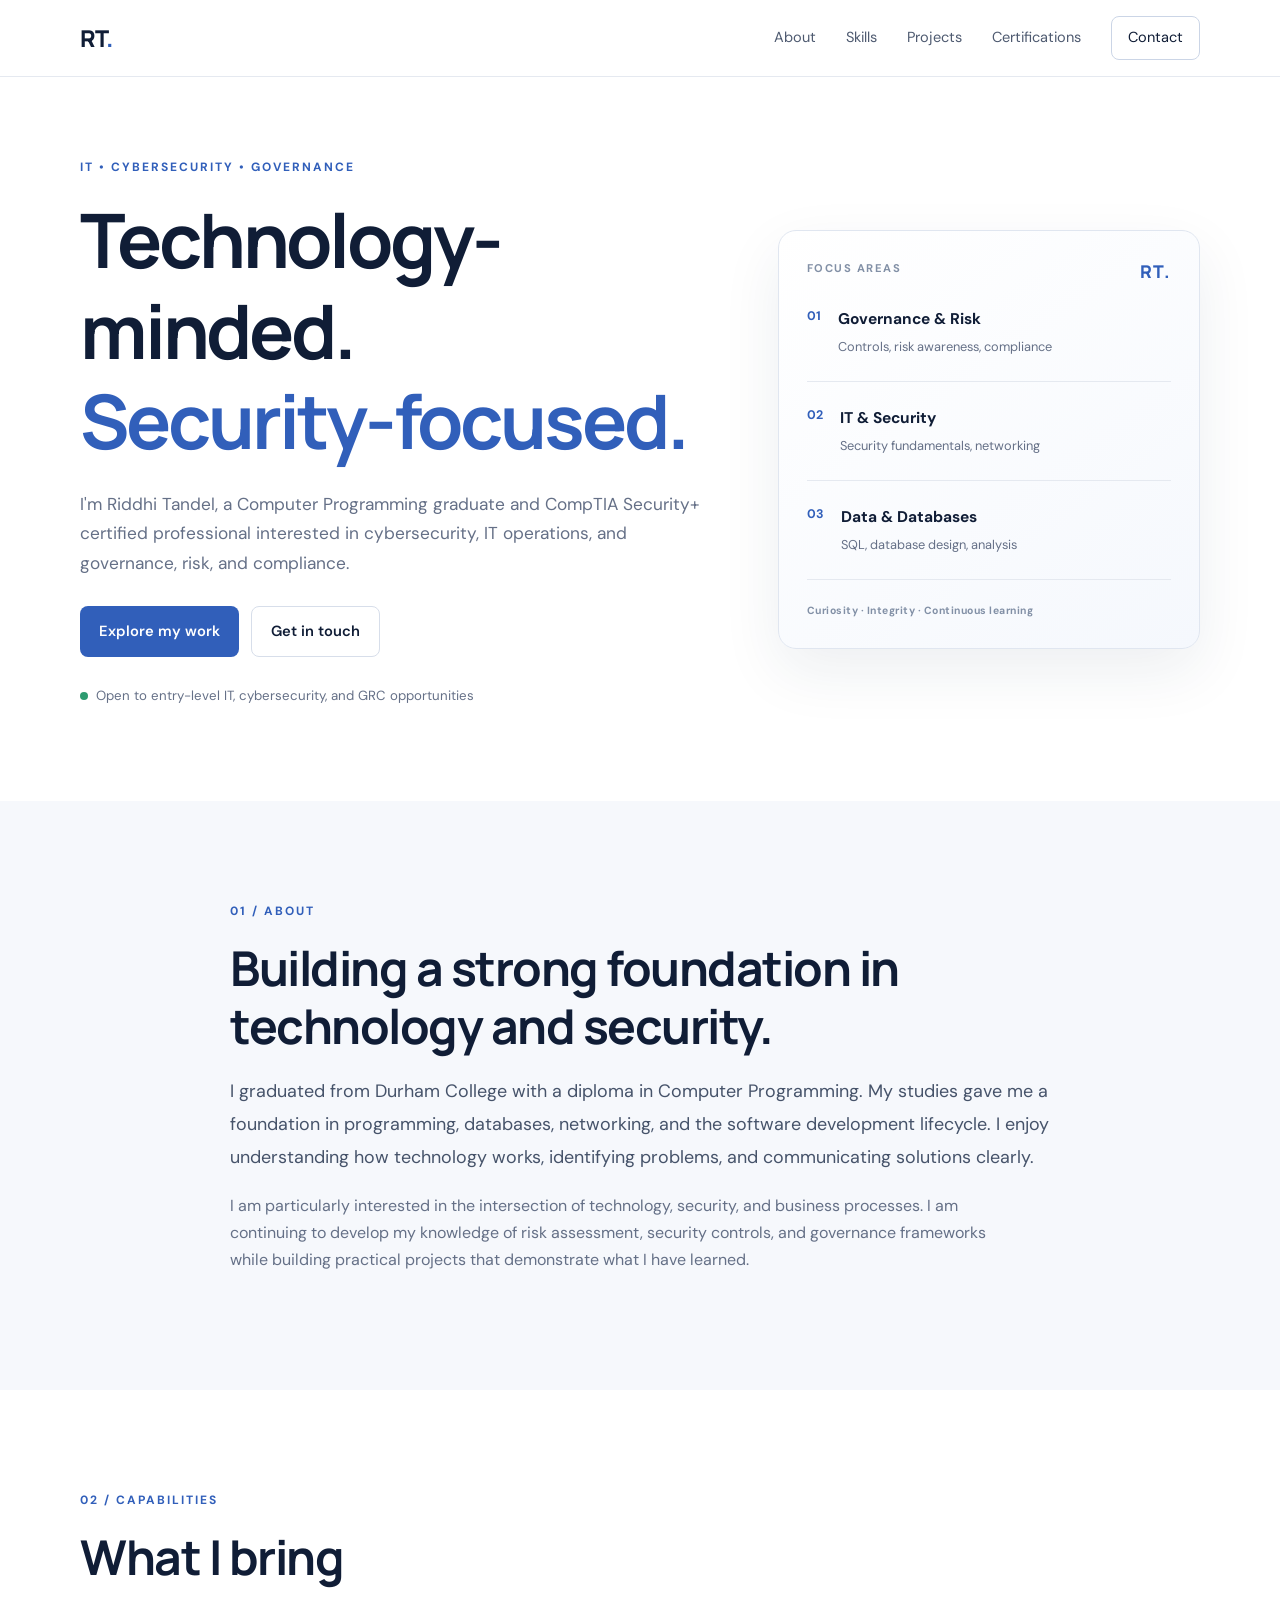
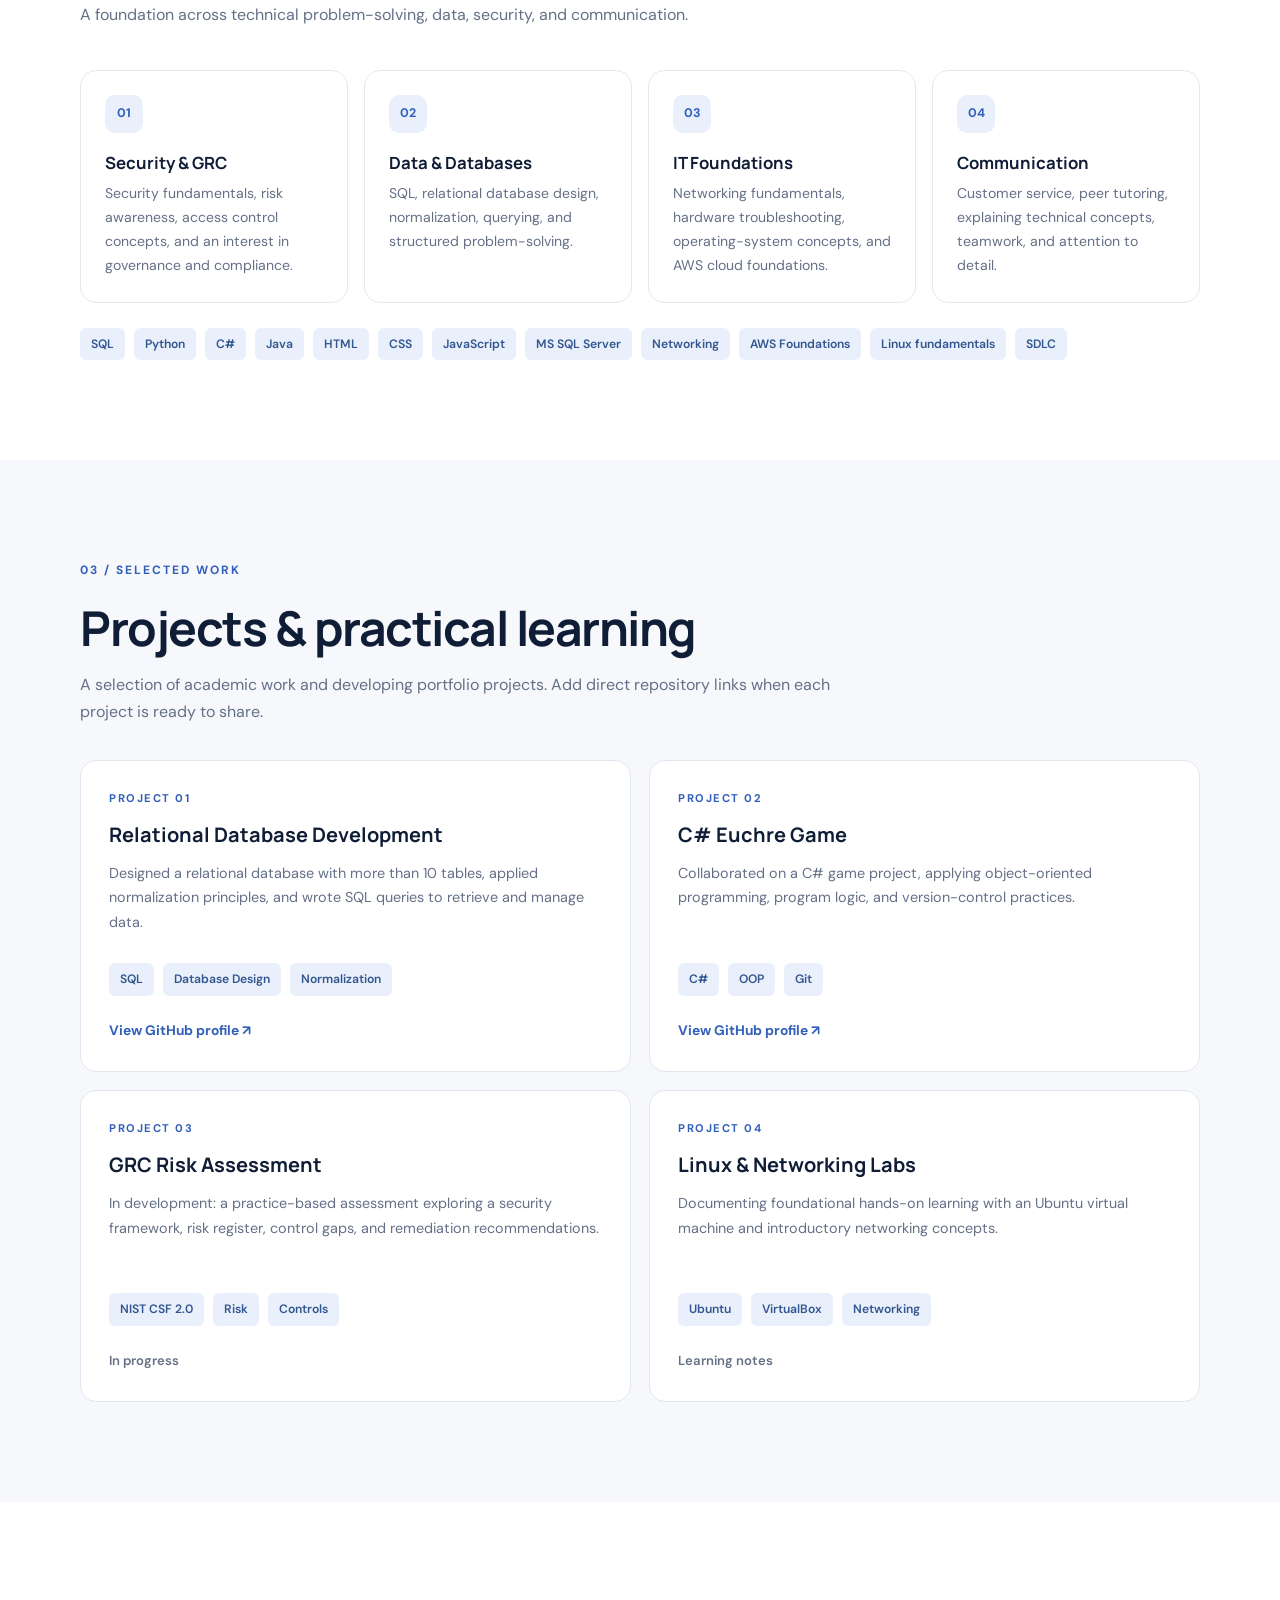
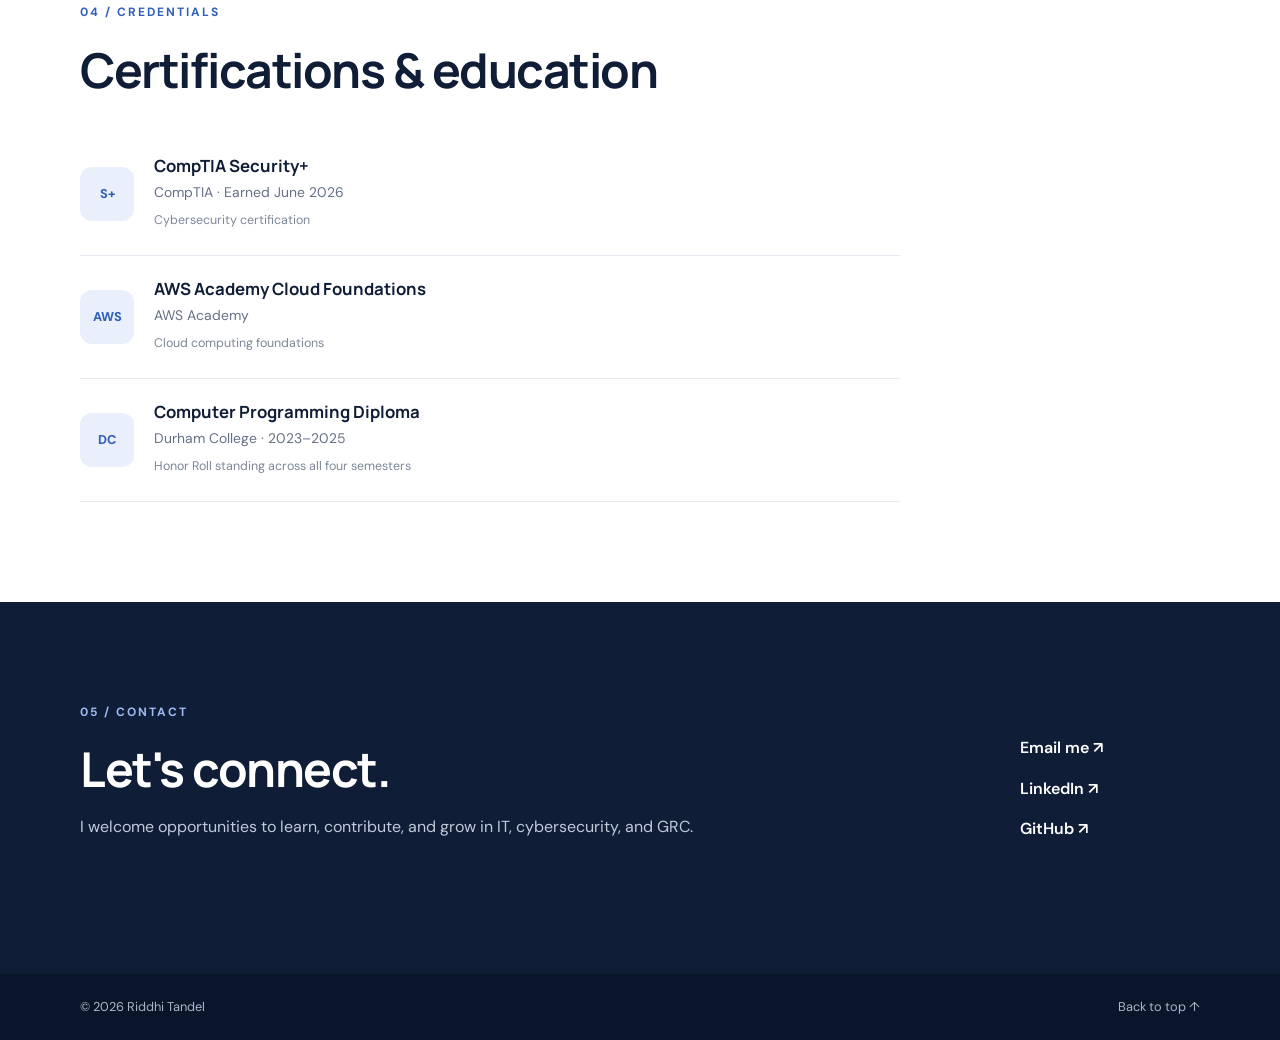
<file: index.html>
<!DOCTYPE html>
<html lang="en">

<head>
  <meta charset="UTF-8">
  <meta name="viewport" content="width=device-width, initial-scale=1.0">
  <meta name="description"
    content="Riddhi Tandel — Computer Programming graduate and CompTIA Security+ certified professional.">
  <title>Riddhi Tandel | IT & Cybersecurity</title>
  <link rel="stylesheet" href="style.css">
  <script src="script.js" defer></script>
</head>

<body>
  <header class="site-header">
    <nav class="nav container" aria-label="Main navigation">
      <a class="logo" href="#home">RT<span>.</span></a>
      <button class="menu-toggle" aria-label="Toggle navigation" aria-expanded="false">☰</button>
      <div class="nav-links">
        <a href="#about">About</a><a href="#skills">Skills</a><a href="#projects">Projects</a>
        <a href="#certifications">Certifications</a><a href="#contact" class="nav-contact">Contact</a>
      </div>
    </nav>
  </header>

  <main>
    <section class="hero container" id="home">
      <div class="hero-content">
        <p class="eyebrow">IT • CYBERSECURITY • GOVERNANCE</p>
        <h1>Technology-minded.<br><span>Security-focused.</span></h1>
        <p class="hero-text">I'm Riddhi Tandel, a Computer Programming graduate and CompTIA Security+ certified
          professional interested in cybersecurity, IT operations, and governance, risk, and compliance.</p>
        <div class="hero-actions">
          <a class="button button-primary" href="#projects">Explore my work</a>
          <a class="button button-secondary" href="#contact">Get in touch</a>
        </div>
        <p class="hero-note"><span class="status-dot"></span>Open to entry-level IT, cybersecurity, and GRC
          opportunities</p>
      </div>
      <aside class="hero-card">
        <div class="card-top"><span>FOCUS AREAS</span><span class="card-mark">RT.</span></div>
        <div class="focus-item"><span>01</span>
          <div><strong>Governance & Risk</strong><small>Controls, risk awareness, compliance</small></div>
        </div>
        <div class="focus-item"><span>02</span>
          <div><strong>IT & Security</strong><small>Security fundamentals, networking</small></div>
        </div>
        <div class="focus-item"><span>03</span>
          <div><strong>Data & Databases</strong><small>SQL, database design, analysis</small></div>
        </div>
        <div class="card-bottom">Curiosity · Integrity · Continuous learning</div>
      </aside>
    </section>
    <!-------------------------------------------------------------------------------------ABOUT ME------------------------------------------->
    <section class="section section-muted" id="about">
      <div class="container narrow">
        <p class="eyebrow">01 / ABOUT</p>
        <h2>Building a strong foundation in technology and security.</h2>
        <p class="section-lead">I graduated from Durham College with a diploma in Computer Programming. My studies gave
          me a foundation in programming, databases, networking, and the software development lifecycle. I enjoy
          understanding how technology works, identifying problems, and communicating solutions clearly.</p>
        <p class="body-copy">I am particularly interested in the intersection of technology, security, and business
          processes. I am continuing to develop my knowledge of risk assessment, security controls, and governance
          frameworks while building practical projects that demonstrate what I have learned.</p>
      </div>
    </section>

    <section class="section container" id="skills">
      <p class="eyebrow">02 / CAPABILITIES</p>
      <h2>What I bring</h2>
      <p class="section-intro">A foundation across technical problem-solving, data, security, and communication.</p>
      <div class="skill-grid">
        <article class="skill-card">
          <div class="skill-icon">01</div>
          <h3>Security & GRC</h3>
          <p>Security fundamentals, risk awareness, access control concepts, and an interest in governance and
            compliance.</p>
        </article>
        <article class="skill-card">
          <div class="skill-icon">02</div>
          <h3>Data & Databases</h3>
          <p>SQL, relational database design, normalization, querying, and structured problem-solving.</p>
        </article>
        <article class="skill-card">
          <div class="skill-icon">03</div>
          <h3>IT Foundations</h3>
          <p>Networking fundamentals, hardware troubleshooting, operating-system concepts, and AWS cloud foundations.
          </p>
        </article>
        <article class="skill-card">
          <div class="skill-icon">04</div>
          <h3>Communication</h3>
          <p>Customer service, peer tutoring, explaining technical concepts, teamwork, and attention to detail.</p>
        </article>
      </div>
      <div class="tag-list">
        <span>SQL</span><span>Python</span><span>C#</span><span>Java</span><span>HTML</span><span>CSS</span>
        <span>JavaScript</span><span>MS SQL Server</span><span>Networking</span><span>AWS Foundations</span>
        <span>Linux fundamentals</span><span>SDLC</span>
      </div>
    </section>
    <!------------------------------------------------------------------------- Projects -------------------------------------------------------- -->
    <section class="section section-muted" id="projects">
      <div class="container">
        <p class="eyebrow">03 / SELECTED WORK</p>
        <h2>Projects & practical learning</h2>
        <p class="section-intro">A selection of academic work and developing portfolio projects. Add direct repository
          links when each project is ready to share.</p>
        <div class="project-grid">
          <article class="project-card">
            <div class="project-number">PROJECT 01</div>
            <h3>Relational Database Development</h3>
            <p>Designed a relational database with more than 10 tables, applied normalization principles, and wrote SQL
              queries to retrieve and manage data.</p>
            <div class="project-tags"><span>SQL</span><span>Database Design</span><span>Normalization</span></div>
            <a class="text-link" href="https://github.com/riddhitandel" target="_blank" rel="noopener">View GitHub
              profile ↗</a>
          </article>
          <article class="project-card">
            <div class="project-number">PROJECT 02</div>
            <h3>C# Euchre Game</h3>
            <p>Collaborated on a C# game project, applying object-oriented programming, program logic, and
              version-control practices.</p>
            <div class="project-tags"><span>C#</span><span>OOP</span><span>Git</span></div>
            <a class="text-link" href="https://github.com/riddhitandel" target="_blank" rel="noopener">View GitHub
              profile ↗</a>
          </article>
          <article class="project-card">
            <div class="project-number">PROJECT 03</div>
            <h3>GRC Risk Assessment</h3>
            <p>In development: a practice-based assessment exploring a security framework, risk register, control gaps,
              and remediation recommendations.</p>
            <div class="project-tags"><span>NIST CSF 2.0</span><span>Risk</span><span>Controls</span></div><span
              class="project-status">In progress</span>
          </article>
          <article class="project-card">
            <div class="project-number">PROJECT 04</div>
            <h3>Linux & Networking Labs</h3>
            <p>Documenting foundational hands-on learning with an Ubuntu virtual machine and introductory networking
              concepts.</p>
            <div class="project-tags"><span>Ubuntu</span><span>VirtualBox</span><span>Networking</span></div><span
              class="project-status">Learning notes</span>
          </article>
        </div>
      </div>
    </section>

    <!--------------------------------------------------------- Certifications and Education ----------------------------------- ---------------------->

    <section class="section container" id="certifications">
      <p class="eyebrow">04 / CREDENTIALS</p>
      <h2>Certifications & education</h2>
      <div class="credentials">
        <article class="credential">
          <div class="credential-mark">S+</div>
          <div>
            <a href="https://www.credly.com/badges/b18cf95c-645a-4835-8e22-401748c8360b/linked_in?t=tgh46e">
            <h3>CompTIA Security+</h3>
            <p>CompTIA · Earned June 2026</p><span>Cybersecurity certification</span>
            </a>
          </div>
        </article>
        <article class="credential">
          <div class="credential-mark">AWS</div>
          <div>
            <a href="https://www.credly.com/badges/5874000d-65c5-4876-b1c3-4cfd7427f37b/linked_in_profile">
            <h3>AWS Academy Cloud Foundations</h3>
            <p>AWS Academy</p><span>Cloud computing foundations</span>
            </a>
          </div>
        </article>
        <article class="credential">
          <div class="credential-mark">DC</div>
          <div>
            <h3>Computer Programming Diploma</h3>
            <p>Durham College · 2023–2025</p><span>Honor Roll standing across all four semesters</span>
          </div>
        </article>
      </div>
    </section>

    <section class="section contact-section" id="contact">
      <div class="container contact-inner">
        <div>
          <p class="eyebrow">05 / CONTACT</p>
          <h2>Let's connect.</h2>
          <p class="section-intro">I welcome opportunities to learn, contribute, and grow in IT, cybersecurity, and GRC.
          </p>
        </div>
        <div class="contact-links">
          <a href="mailto:r.r.tandel1614@gmail.com">Email me ↗</a>
          <a href="https://www.linkedin.com/in/riddhitandel/" target="_blank" rel="noopener">LinkedIn ↗</a>
          <a href="https://github.com/riddhitandel" target="_blank" rel="noopener">GitHub ↗</a>
        </div>
      </div>
    </section>
  </main>

  <footer class="footer">
    <div class="container footer-inner"><span>© <span id="year"></span> Riddhi Tandel</span><a href="#home">Back to top
        ↑</a></div>
  </footer>
</body>

</html>
</file>
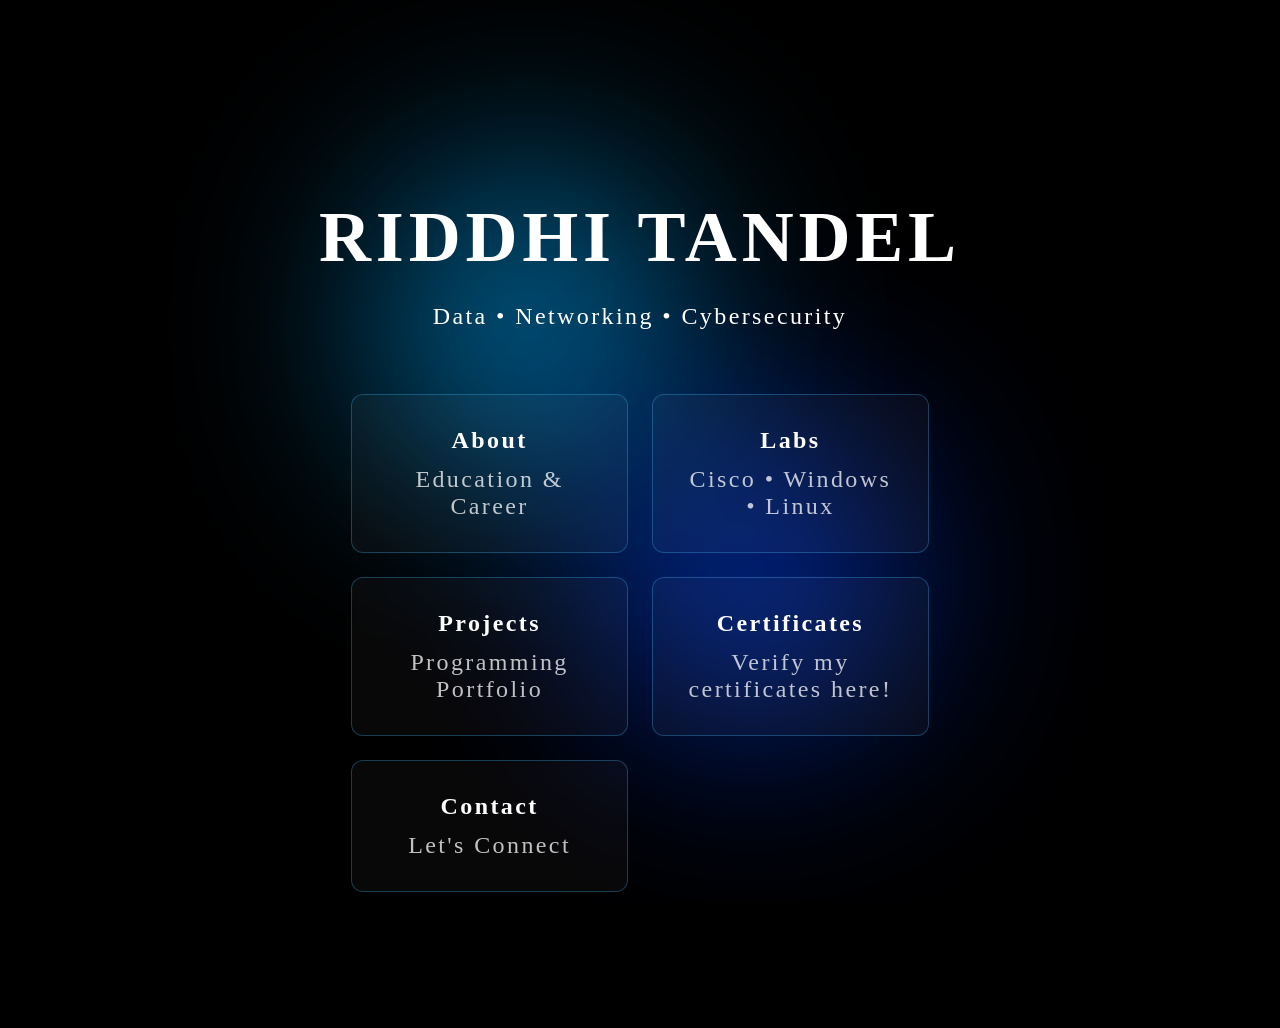
<file: OldDesignPorfolio/index.html>
<!DOCTYPE html>
<html lang="en">

<head>
    <meta charset="UTF-8">
    <meta name="viewport" content="width=device-width, initial-scale=1.0">
    <title>Riddhi Tandel</title>
    <link rel="stylesheet" href="./css/style.css">
</head>

<body>

    <section class="hero">

        <div class="content">

            <h1>RIDDHI TANDEL</h1>

            <p>Data • Networking • Cybersecurity</p>

            <div class="dashboard">

                <a href="about.html" class="card">
                    <h2>About</h2>
                    <p>Education & Career</p>
                </a>

                <a href="labs.html" class="card">
                    <h2>Labs</h2>
                    <p>Cisco • Windows • Linux</p>
                </a>

                <a href="projects.html" class="card">
                    <h2>Projects</h2>
                    <p>Programming Portfolio</p>
                </a>

                <a href="certificates.html" class="card">
                    <h2>Certificates</h2>
                    <p>Verify my certificates here!</p>
                </a>

                <a href="contact.html" class="card">
                    <h2>Contact</h2>
                    <p>Let's Connect</p>
                </a>

            </div>
        </div>
        <div class="background">
            <div class="blob blue"></div>
            <div class="blob dark"></div>
        </div>
    </section>
</body>

</html>
</file>
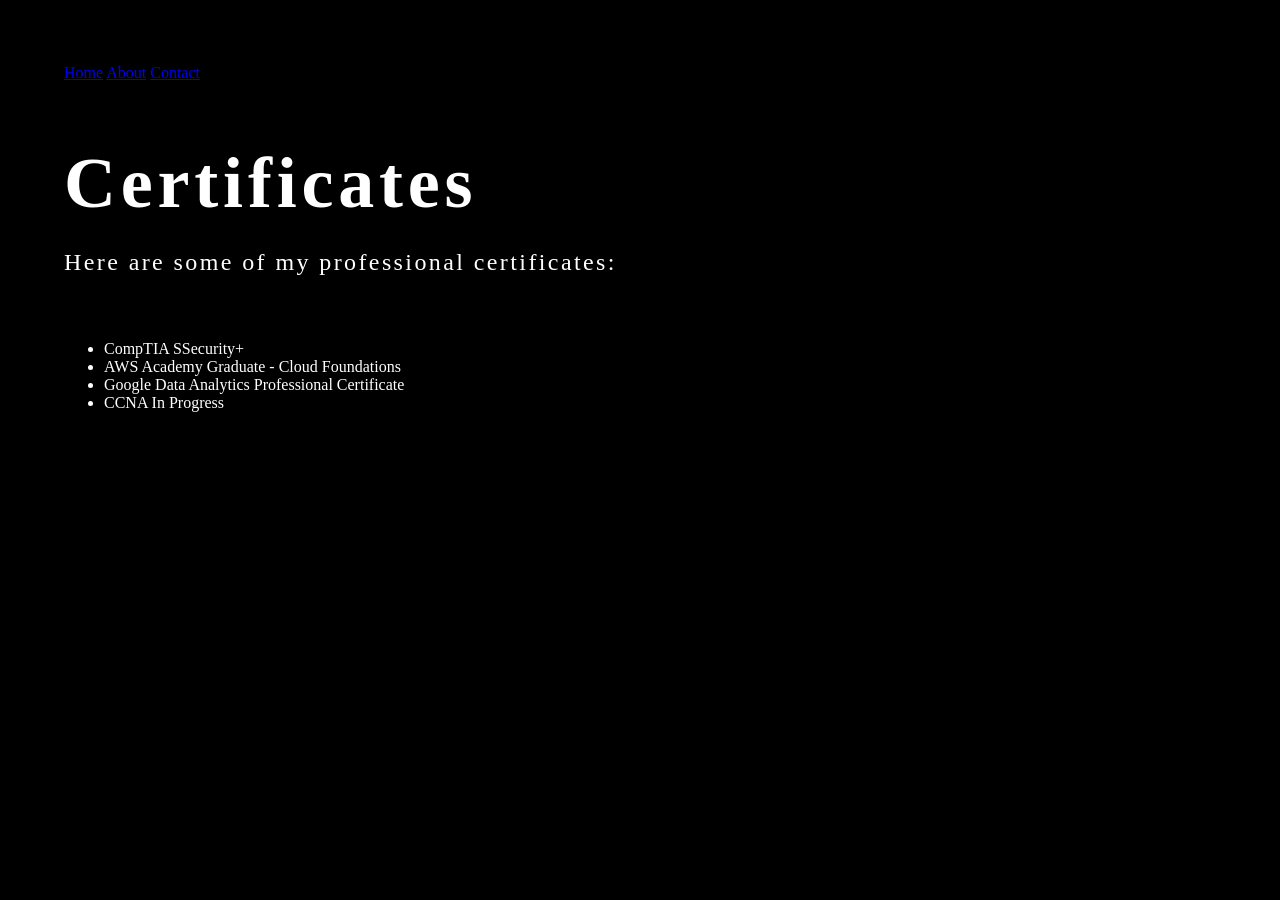
<file: certs.html>
<!DOCTYPE html>
<html lang="en">
    <head>
        <meta charset="UTF-8">
        <meta name="viewport" content="width=device-width, initial-scale=1">
        <link rel="icon" type="image/x-icon" href="./images/favicon.ico">
        <link rel="stylesheet" href="./css/style.css">
        <title>About</title>
    </head>
    <body>
        <header>
            <nav class="menu">
                <a href="index.html">Home</a>
                <a href="about.html">About</a>
                <a href="contact.html">Contact</a>
            </nav>
        </header>
        <main>
            <section class="overlay">
                <div class="content">
                    <h1>Certificates</h1>
                    <p>Here are some of my professional certificates:</p>
                    <ul>
                        <li>CompTIA SSecurity+</li>
                        <li>AWS Academy Graduate - Cloud Foundations</li>
                        <li>Google Data Analytics Professional Certificate</li>
                        <li>CCNA In Progress</li>
                    </ul>
                </div>
            </section>
        </main>
    </body>
</html>
</file>
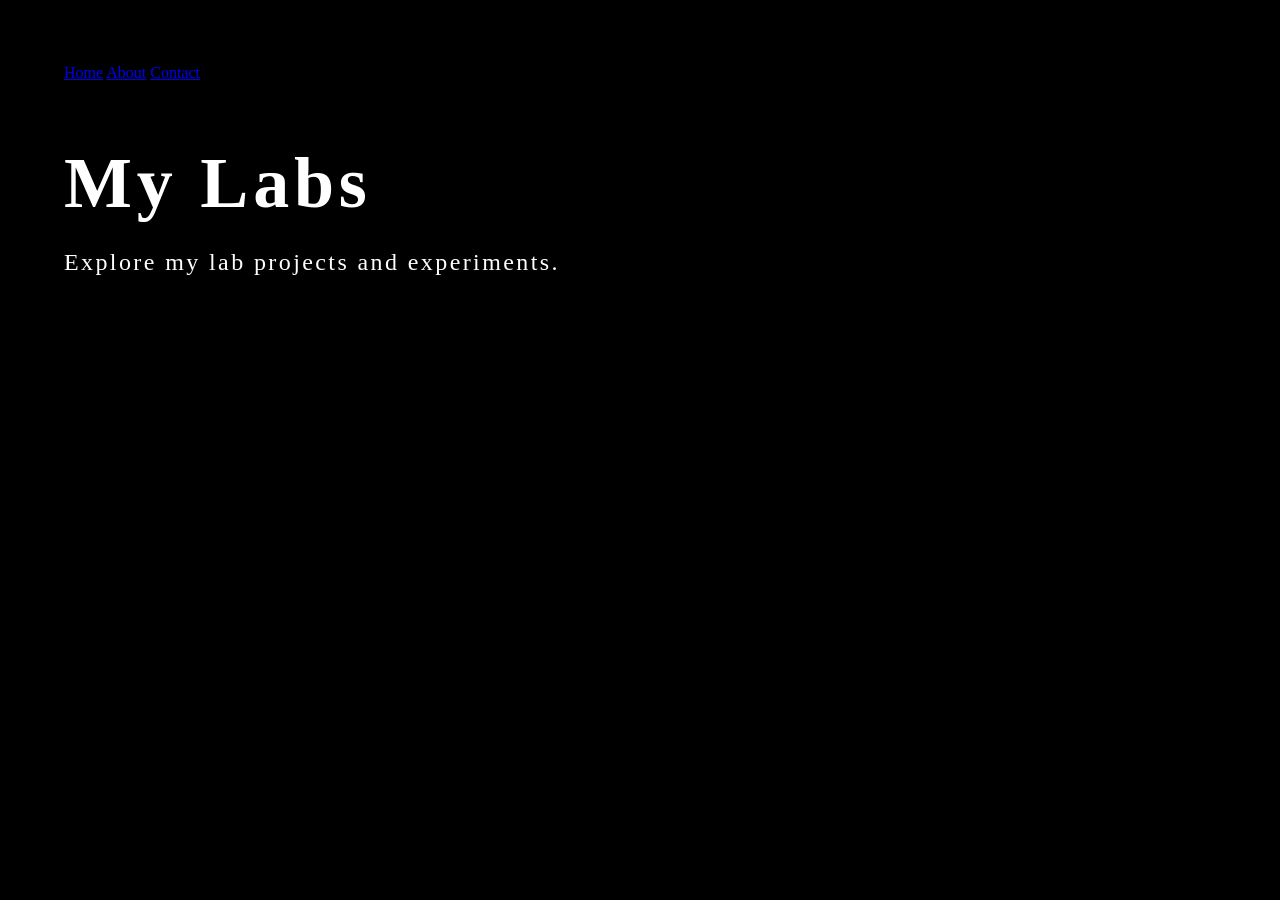
<file: labs.html>
<!DOCTYPE html>
<html lang="en">
    <head>
        <meta charset="UTF-8">
        <meta name="viewport" content="width=device-width, initial-scale=1">
        <link rel="icon" type="image/x-icon" href="./images/favicon.ico">
        <link rel="stylesheet" href="./css/style.css">
        <title>Labs</title>
    </head>
    <body>
        <header>
            <nav class="menu">
                <a href="index.html">Home</a>
                <a href="about.html">About</a>
                <a href="contact.html">Contact</a>
            </nav>
        </header>
        <main>
            <section class="overlay">
                <div class="content">
                    <h1>My Labs</h1>
                    <p>Explore my lab projects and experiments.</p>
                </div>
            </section>
        </main>
    </body>
</html>
</file>
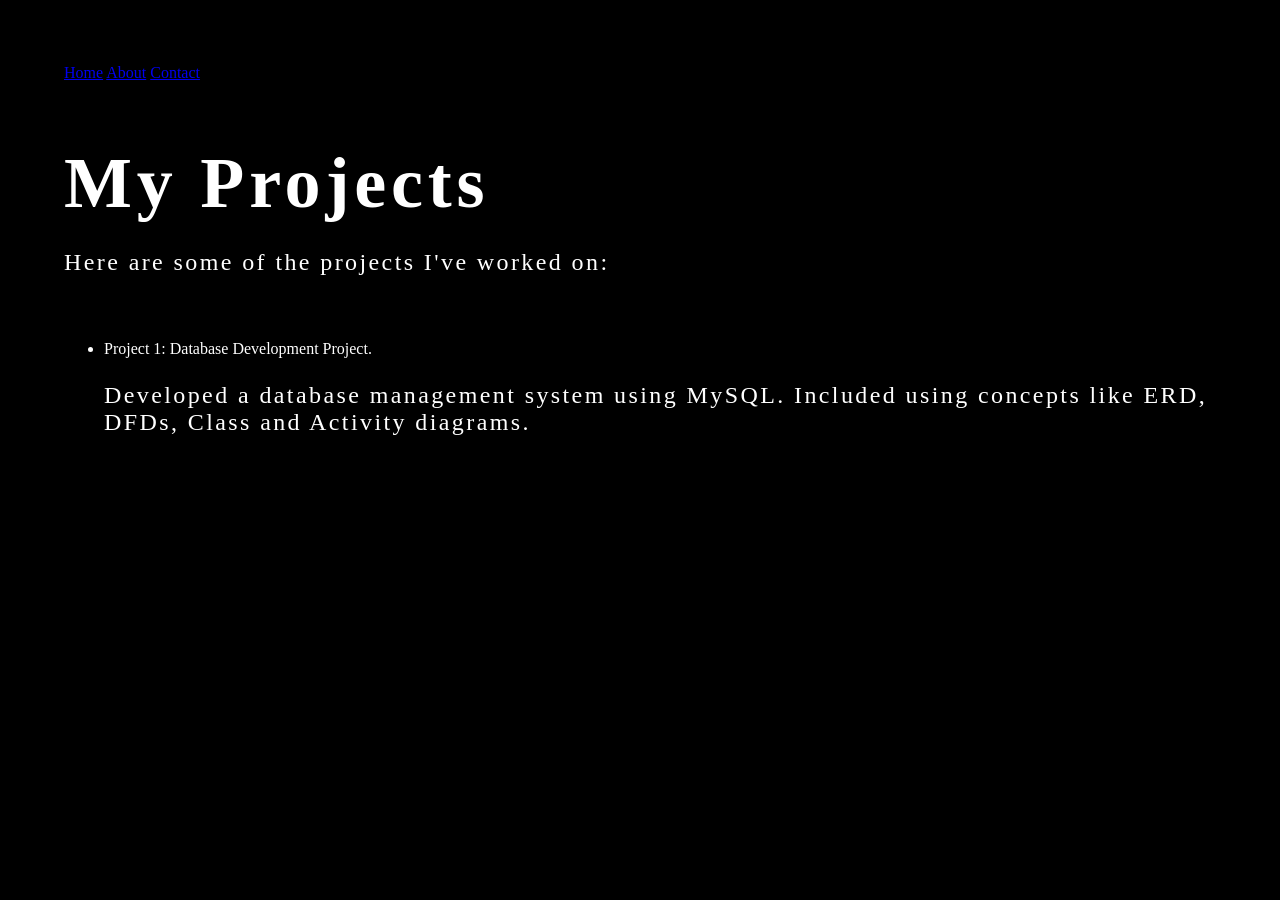
<file: projects.html>
<!DOCTYPE html>
<html lang="en">
    <head>
        <meta charset="UTF-8">
        <meta name="viewport" content="width=device-width, initial-scale=1">
        <link rel="icon" type="image/x-icon" href="./images/favicon.ico">
        <link rel="stylesheet" href="./css/style.css">
        <title>About</title>
    </head>
    <body>
        <header>
            <nav class="menu">
                <a href="index.html">Home</a>
                <a href="about.html">About</a>
                <a href="contact.html">Contact</a>
            </nav>
        </header>
        <main>
            <section class="overlay">
                <div class="content">
                    <h1>My Projects</h1>
                    <p>Here are some of the projects I've worked on:</p>
                    <ul>
                        <li>Project 1: Database Development Project.</li>
                        <p> Developed a database management system using MySQL. Included using concepts like ERD, DFDs, Class and Activity diagrams.</p>

                    </ul>
                </div>
            </section>
        </main>
    </body>
</html>
</file>
<file: style.css>
@import url('https://fonts.googleapis.com/css2?family=DM+Sans:wght@400;500;600;700&family=Manrope:wght@500;600;700;800&display=swap');

:root {
  --navy: #101d36;
  --blue: #315fba;
  --blue-light: #eaf0fb;
  --ink: #172238;
  --muted: #657087;
  --line: #e5e9f0;
  --surface: #f6f8fc;
  --white: #fff;
  --radius: 16px;
  --max-width: 1120px;
}
* { box-sizing: border-box; }
html { scroll-behavior: smooth; scroll-padding-top: 90px; }
body { margin: 0; color: var(--ink); background: var(--white); font-family: 'DM Sans', Arial, sans-serif; line-height: 1.7; }
a { color: inherit; text-decoration: none; }
.container { width: min(var(--max-width), calc(100% - 48px)); margin: 0 auto; }
.narrow { max-width: 820px; margin-inline: auto; }

.site-header { position: sticky; top: 0; z-index: 10; background: rgba(255,255,255,.94); border-bottom: 1px solid var(--line); backdrop-filter: blur(12px); }
.nav { min-height: 76px; display: flex; align-items: center; justify-content: space-between; }
.logo { color: var(--navy); font: 800 1.45rem 'Manrope', sans-serif; letter-spacing: -1px; }
.logo span { color: var(--blue); }
.nav-links { display: flex; align-items: center; gap: 30px; color: #4e5a70; font-size: .91rem; }
.nav-links a:hover, .footer a:hover { color: var(--blue); }
.nav-contact { padding: 9px 16px; border: 1px solid #cbd5e6; border-radius: 8px; color: var(--navy); }
.menu-toggle { display: none; border: 0; background: transparent; color: var(--navy); font-size: 1.5rem; cursor: pointer; }

.hero { min-height: 620px; display: grid; grid-template-columns: 1.2fr .8fr; align-items: center; gap: 64px; padding-block: 80px; }
.eyebrow { margin: 0 0 18px; color: var(--blue); font-size: .75rem; font-weight: 700; letter-spacing: 2px; }
h1, h2, h3 { font-family: 'Manrope', sans-serif; color: var(--navy); line-height: 1.2; }
h1 { margin: 0; font-size: clamp(2.8rem, 6vw, 4.7rem); letter-spacing: -3px; }
h1 span { color: var(--blue); }
.hero-text { max-width: 620px; margin: 24px 0 28px; color: var(--muted); font-size: 1.08rem; }
.hero-actions { display: flex; flex-wrap: wrap; gap: 12px; }
.button { display: inline-flex; align-items: center; justify-content: center; padding: 12px 19px; border-radius: 8px; font-weight: 600; font-size: .92rem; transition: transform .2s, background .2s; }
.button:hover { transform: translateY(-2px); }
.button-primary { color: white; background: var(--blue); }
.button-primary:hover { background: #244d9d; }
.button-secondary { color: var(--navy); border: 1px solid #d7deea; }
.hero-note { margin-top: 28px; color: var(--muted); font-size: .83rem; }
.status-dot { display: inline-block; width: 8px; height: 8px; margin-right: 8px; border-radius: 50%; background: #2d9b70; }

.hero-card { padding: 28px; border: 1px solid #e0e6f0; border-radius: 18px; background: linear-gradient(145deg, #fff, #f5f8fd); box-shadow: 0 22px 60px rgba(24,45,82,.08); }
.card-top, .card-bottom { display: flex; justify-content: space-between; color: #8290a6; font-size: .7rem; font-weight: 700; letter-spacing: 1.5px; }
.card-mark { color: var(--blue); font: 800 1.1rem 'Manrope', sans-serif; }
.focus-item { display: flex; gap: 17px; align-items: flex-start; padding: 23px 0; border-bottom: 1px solid var(--line); }
.focus-item > span { color: var(--blue); font-size: .78rem; font-weight: 700; }
.focus-item strong, .focus-item small { display: block; }
.focus-item strong { color: var(--navy); font-size: .97rem; }
.focus-item small { margin-top: 4px; color: var(--muted); font-size: .8rem; }
.card-bottom { padding-top: 22px; font-size: .65rem; letter-spacing: .5px; }

.section { padding-block: 100px; }
.section-muted { background: var(--surface); }
h2 { max-width: 760px; margin: 0 0 20px; font-size: clamp(2rem,4vw,3rem); letter-spacing: -1.5px; }
.section-lead { color: #46536a; font-size: 1.12rem; line-height: 1.85; }
.body-copy, .section-intro { max-width: 760px; color: var(--muted); }
.section-intro { margin: -5px 0 34px; }

.skill-grid { display: grid; grid-template-columns: repeat(4,1fr); gap: 16px; margin-top: 42px; }
.skill-card { padding: 24px; border: 1px solid var(--line); border-radius: var(--radius); background: white; }
.skill-icon { display: grid; place-items: center; width: 38px; height: 38px; border-radius: 10px; background: var(--blue-light); color: var(--blue); font-size: .78rem; font-weight: 700; }
.skill-card h3 { margin: 20px 0 9px; font-size: 1.05rem; }
.skill-card p { margin: 0; color: var(--muted); font-size: .88rem; }
.tag-list, .project-tags { display: flex; flex-wrap: wrap; gap: 9px; }
.tag-list { margin-top: 25px; }
.tag-list span, .project-tags span { padding: 6px 11px; border-radius: 6px; background: var(--blue-light); color: #31558f; font-size: .76rem; font-weight: 600; }

.project-grid { display: grid; grid-template-columns: repeat(2,1fr); gap: 18px; }
.project-card { padding: 28px; border: 1px solid #e1e6ef; border-radius: var(--radius); background: white; }
.project-number { color: var(--blue); font-size: .7rem; font-weight: 700; letter-spacing: 1.5px; }
.project-card h3 { margin: 15px 0 10px; font-size: 1.25rem; }
.project-card p { min-height: 82px; color: var(--muted); font-size: .9rem; }
.project-tags { margin: 20px 0; }
.text-link { color: var(--blue); font-size: .86rem; font-weight: 700; }
.text-link:hover { text-decoration: underline; }
.project-status { color: var(--muted); font-size: .82rem; font-weight: 600; }

.credentials { max-width: 820px; margin-top: 35px; }
.credential { display: flex; align-items: center; gap: 20px; padding: 23px 0; border-bottom: 1px solid var(--line); }
.credential-mark { display: grid; place-items: center; flex: 0 0 54px; height: 54px; border-radius: 12px; background: var(--blue-light); color: var(--blue); font-size: .8rem; font-weight: 800; }
.credential h3 { margin: 0 0 5px; font-size: 1.05rem; }
.credential p { margin: 0; color: var(--muted); font-size: .87rem; }
.credential span { color: #7d8798; font-size: .78rem; }

.contact-section { background: var(--navy); color: white; }
.contact-section h2 { color: white; }
.contact-section .eyebrow { color: #9dbaf3; }
.contact-section .section-intro { color: #c0cadb; }
.contact-inner { display: flex; align-items: center; justify-content: space-between; gap: 50px; }
.contact-links { display: flex; flex-direction: column; gap: 13px; min-width: 180px; }
.contact-links a { color: white; font-weight: 600; }
.contact-links a:hover { color: #a9c4ff; }
.footer { padding: 22px 0; background: #0b1529; color: #aab5c8; font-size: .8rem; }
.footer-inner { display: flex; justify-content: space-between; }

@media (max-width: 850px) {
  .hero { grid-template-columns: 1fr; gap: 38px; min-height: auto; }
  .hero-card { max-width: 540px; }
  .skill-grid { grid-template-columns: repeat(2,1fr); }
}
@media (max-width: 620px) {
  .container { width: min(calc(100% - 32px),var(--max-width)); }
  .nav { min-height: 66px; }
  .menu-toggle { display: block; }
  .nav-links { display: none; position: absolute; top: 66px; left: 0; right: 0; padding: 18px 24px 22px; flex-direction: column; align-items: stretch; gap: 15px; background: white; border-bottom: 1px solid var(--line); }
  .nav-links.open { display: flex; }
  .nav-contact { text-align: center; }
  .hero { padding-block: 70px 65px; }
  h1 { letter-spacing: -2px; }
  .section { padding-block: 72px; }
  .skill-grid, .project-grid { grid-template-columns: 1fr; }
  .project-card p { min-height: 0; }
  .contact-inner { align-items: flex-start; flex-direction: column; gap: 25px; }
  .footer-inner { gap: 15px; }
}
</file>
<file: OldDesignPorfolio/css/style.css>
/* =====================================================
   CSS VARIABLES
   Store reusable values in one place.
   Change them here and they update everywhere.
===================================================== */

:root {
    --bg-color: #000;
    --text-color: #fff;
    --accent-color: #38bdf8;

    --card-bg: rgba(255, 255, 255, 0.03);
    --card-border: rgba(56, 189, 248, 0.3);

    --border-radius: 0.75rem;

    --spacing-sm: 1rem;
    --spacing-md: 2rem;
    --spacing-lg: 4rem;

    --content-width: 1000px;
}

/* =====================================================
   GLOBAL STYLES
===================================================== */

*,
*::before,
*::after {
    box-sizing: border-box;
    /* Makes width calculations much easier */
}


body {
    margin: 0;
    background: var(--bg-color);
    color: var(--text-color);

    font-family: 'Times New Roman', Times, sans-serif;
    font-size: 1rem;

    /* Prevent accidental sideways scrolling */
    overflow-x: hidden;

    /* Allow the page to grow naturally
    overflow-y: auto; */

    /* Responsive page padding
       Uses 5% on smaller screens
       Never exceeds 5rem on larger screens */
    padding: min(5rem, 5%);
}

/* =====================================================
   ANIMATED BACKGROUND
===================================================== */

.background {
    position: fixed;
    inset: 0;
    z-index: 0;
    overflow: hidden;
}

.hero,
.content,
.dashboard,
.contact {
    position: relative;
    z-index: 2;
}

.blob {
    position: absolute;

    width: 18rem;
    height: 18rem;

    border-radius: 50%;

    filter: blur(7rem);

    opacity: 0.7;

    animation: float 10s ease-in-out infinite;
}

.blue {
    background: #00aaff;
    top: 20%;
    left: 30%;
}

.dark {
    background: #0044ff;
    bottom: 20%;
    right: 30%;
    animation-delay: 2s;
}

@keyframes float {

    0% {
        transform: translate(0, 0) scale(1);
    }

    50% {
        transform: translate(6rem, -5rem) scale(1.3);
    }

    100% {
        transform: translate(0, 0) scale(1);
    }

}

/* =====================================================
   HERO SECTION
===================================================== */

.hero {

    min-height: 100vh;
    /* Always fill at least the screen.
       Expands automatically if content becomes taller. */

    display: flex;
    justify-content: center;
    align-items: center;

    text-align: center;

    padding: var(--spacing-lg) var(--spacing-md);
}

/* =====================================================
   INTRODUCTION
===================================================== */

.content h1 {

    color: var(--text-color);

    /* Responsive font size
       Never smaller than 2.5rem
       Grows with screen width
       Never larger than 4.5rem */
    font-size: clamp(2.5rem, 6vw, 4.5rem);

    letter-spacing: 0.3rem;

    margin-bottom: 0.5rem;
}

.content p {

    color: var(--text-color);

    /* Automatically scales without media queries */
    font-size: clamp(1rem, 2vw, 1.5rem);

    letter-spacing: 0.15rem;

    margin-bottom: var(--spacing-lg);
}

/* =====================================================
   DASHBOARD
===================================================== */

.dashboard {

    display: grid;

    /* Automatically creates columns
       Cards never become smaller than 220px */
    grid-template-columns: repeat(auto-fit, minmax(220px, 1fr));

    gap: 1.5rem;

    /* Cleaner than width + max-width */
    width: min(90%, var(--content-width));

    margin-inline: auto;
}

/* =====================================================
   CARD
===================================================== */

.card {

    text-decoration: none;

    color: var(--text-color);

    background: var(--card-bg);

    border: 1px solid var(--card-border);

    border-radius: var(--border-radius);

    /* Responsive padding */
    padding: clamp(1.5rem, 3vw, 2rem);

    backdrop-filter: blur(0.5rem);

    transition:
        transform 0.3s ease,
        box-shadow 0.3s ease,
        border-color 0.3s ease;
}

.card:hover {

    transform: translateY(-0.5rem);

    border-color: var(--accent-color);

    box-shadow: 0 0 1.5rem rgba(56, 189, 248, 0.5);
}

.card h2 {

    margin-top: 0;

    margin-bottom: 0.75rem;

    letter-spacing: 0.15rem;
}

.card p {

    margin: 0;

    opacity: 0.75;
}
</file>
<file: css/style.css>
/* =====================================================
   CSS VARIABLES
   Store reusable values in one place.
   Change them here and they update everywhere.
===================================================== */

:root {
    --bg-color: #000;
    --text-color: #fff;
    --accent-color: #38bdf8;

    --card-bg: rgba(255, 255, 255, 0.03);
    --card-border: rgba(56, 189, 248, 0.3);

    --border-radius: 0.75rem;

    --spacing-sm: 1rem;
    --spacing-md: 2rem;
    --spacing-lg: 4rem;

    --content-width: 1000px;
}

/* =====================================================
   GLOBAL STYLES
===================================================== */

*,
*::before,
*::after {
    box-sizing: border-box;
    /* Makes width calculations much easier */
}


body {
    margin: 0;
    background: var(--bg-color);
    color: var(--text-color);

    font-family: 'Times New Roman', Times, sans-serif;
    font-size: 1rem;

    /* Prevent accidental sideways scrolling */
    overflow-x: hidden;

    /* Allow the page to grow naturally
    overflow-y: auto; */

    /* Responsive page padding
       Uses 5% on smaller screens
       Never exceeds 5rem on larger screens */
    padding: min(5rem, 5%);
}

/* =====================================================
   ANIMATED BACKGROUND
===================================================== */

.background {
    position: fixed;
    inset: 0;
    z-index: 0;
    overflow: hidden;
}

.hero,
.content,
.dashboard,
.contact {
    position: relative;
    z-index: 2;
}

.blob {
    position: absolute;

    width: 18rem;
    height: 18rem;

    border-radius: 50%;

    filter: blur(7rem);

    opacity: 0.7;

    animation: float 10s ease-in-out infinite;
}

.blue {
    background: #00aaff;
    top: 20%;
    left: 30%;
}

.dark {
    background: #0044ff;
    bottom: 20%;
    right: 30%;
    animation-delay: 2s;
}

@keyframes float {

    0% {
        transform: translate(0, 0) scale(1);
    }

    50% {
        transform: translate(6rem, -5rem) scale(1.3);
    }

    100% {
        transform: translate(0, 0) scale(1);
    }

}

/* =====================================================
   HERO SECTION
===================================================== */

.hero {

    min-height: 100vh;
    /* Always fill at least the screen.
       Expands automatically if content becomes taller. */

    display: flex;
    justify-content: center;
    align-items: center;

    text-align: center;

    padding: var(--spacing-lg) var(--spacing-md);
}

/* =====================================================
   INTRODUCTION
===================================================== */

.content h1 {

    color: var(--text-color);

    /* Responsive font size
       Never smaller than 2.5rem
       Grows with screen width
       Never larger than 4.5rem */
    font-size: clamp(2.5rem, 6vw, 4.5rem);

    letter-spacing: 0.3rem;

    margin-bottom: 0.5rem;
}

.content p {

    color: var(--text-color);

    /* Automatically scales without media queries */
    font-size: clamp(1rem, 2vw, 1.5rem);

    letter-spacing: 0.15rem;

    margin-bottom: var(--spacing-lg);
}

/* =====================================================
   DASHBOARD
===================================================== */

.dashboard {

    display: grid;

    /* Automatically creates columns
       Cards never become smaller than 220px */
    grid-template-columns: repeat(auto-fit, minmax(220px, 1fr));

    gap: 1.5rem;

    /* Cleaner than width + max-width */
    width: min(90%, var(--content-width));

    margin-inline: auto;
}

/* =====================================================
   CARD
===================================================== */

.card {

    text-decoration: none;

    color: var(--text-color);

    background: var(--card-bg);

    border: 1px solid var(--card-border);

    border-radius: var(--border-radius);

    /* Responsive padding */
    padding: clamp(1.5rem, 3vw, 2rem);

    backdrop-filter: blur(0.5rem);

    transition:
        transform 0.3s ease,
        box-shadow 0.3s ease,
        border-color 0.3s ease;
}

.card:hover {

    transform: translateY(-0.5rem);

    border-color: var(--accent-color);

    box-shadow: 0 0 1.5rem rgba(56, 189, 248, 0.5);
}

.card h2 {

    margin-top: 0;

    margin-bottom: 0.75rem;

    letter-spacing: 0.15rem;
}

.card p {

    margin: 0;

    opacity: 0.75;
}
</file>
